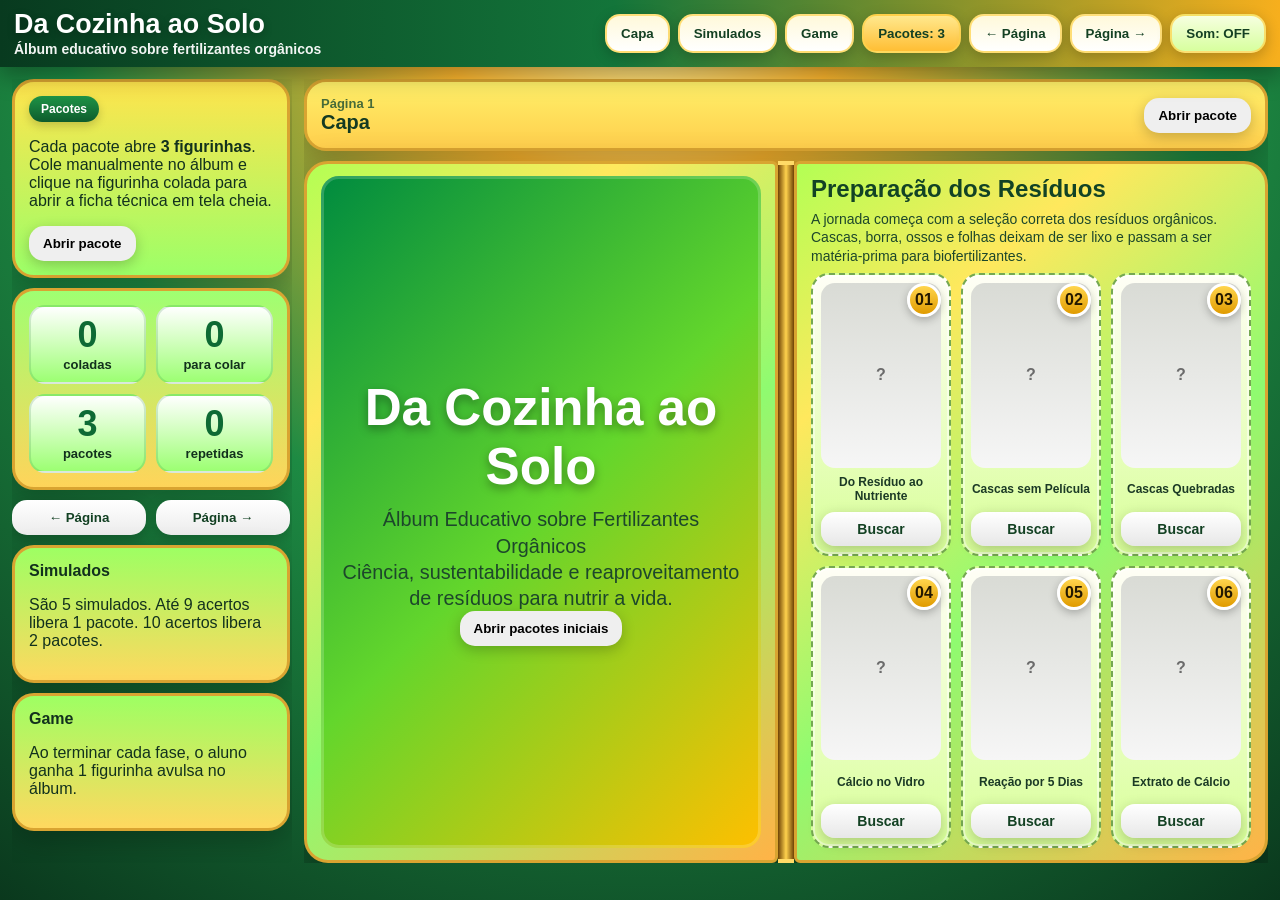
<file: index.html>
<!DOCTYPE html>
<html lang="pt-BR">
<head>
  <meta charset="UTF-8" />
  <meta name="viewport" content="width=device-width, initial-scale=1.0" />
  <title>Da Cozinha ao Solo — Álbum Digital</title>
  <meta name="description" content="Álbum educativo sobre fertilizantes orgânicos, resíduos domésticos e horta pedagógica." />
  <meta name="theme-color" content="#1f6b3a" />
  <link rel="stylesheet" href="style.css" />
</head>
<body>
  <div class="app">
    <header class="topo">
      <div class="marca">
        <strong id="marcaTitulo">Da Cozinha ao Solo</strong>
        <span id="marcaSubtitulo">Álbum educativo sobre fertilizantes orgânicos</span>
      </div>
      <nav class="nav">
        <button id="btnCapa" type="button">Capa</button>
        <button id="btnQuiz" type="button">Simulados</button>
        <button id="btnGame" type="button">Game</button>
        <button id="btnPacoteTopo" type="button">Pacotes: <span id="pacotesTopo">0</span></button>
        <button id="btnPrevTopo" type="button">← Página</button>
        <button id="btnNextTopo" type="button">Página →</button>
        <button id="btnAudio" type="button">Som: OFF</button>
      </nav>
    </header>

    <main class="palco">
      <aside class="lateral">
        <section class="box destaque">
          <span class="tag">Pacotes</span>
          <p>Cada pacote abre <b>3 figurinhas</b>. Cole manualmente no álbum e clique na figurinha colada para abrir a ficha técnica em tela cheia.</p>
          <button id="btnAbrirLateral" type="button" class="btn-dourado">Abrir pacote</button>
        </section>
        <section class="status">
          <div><b id="totalColadas">0</b><span>coladas</span></div>
          <div><b id="totalDisponiveis">0</b><span>para colar</span></div>
          <div><b id="totalPacotes">0</b><span>pacotes</span></div>
          <div><b id="totalRepetidas">0</b><span>repetidas</span></div>
        </section>
        <section class="controles">
          <button id="btnPrev" type="button">← Página</button>
          <button id="btnNext" type="button">Página →</button>
        </section>
        <section class="box dica"><b>Simulados</b><p>São 5 simulados. Até 9 acertos libera 1 pacote. 10 acertos libera 2 pacotes.</p></section>
        <section class="box dica"><b>Game</b><p>Ao terminar cada fase, o aluno ganha 1 figurinha avulsa no álbum.</p></section>
      </aside>

      <section class="area">
        <div class="barra">
          <div><span id="paginaAtualLabel">Página 1</span><b id="tituloPagina">Capa</b></div>
          <button id="btnAbrirTopo" type="button" class="btn">Abrir pacote</button>
        </div>
        <div class="livro capa" id="livro">
          <div class="pagina esquerda" id="paginaEsquerda"></div>
          <div class="miolo" aria-hidden="true"></div>
          <div class="pagina direita" id="paginaDireita"></div>
        </div>
      </section>
    </main>
  </div>

  <section class="modal" id="modalPacote" aria-hidden="true"><div class="card-modal"><button class="fechar" id="fecharPacote" type="button">×</button><span class="tag">Pacote</span><h2>Abrir pacote</h2><p id="avisoPacote"></p><button class="btn-dourado" id="btnAbrirPacote" type="button">Abrir pacote agora</button><div id="resultadoPacote" class="resultado"></div></div></section>
  <section class="modal ficha-full" id="modalFicha" aria-hidden="true"><div class="card-modal ficha-card"><button class="fechar" id="fecharFicha" type="button">×</button><div id="conteudoFicha"></div></div></section>
  <section class="modal" id="modalQuiz" aria-hidden="true"><div class="card-modal quiz-card"><button class="fechar" id="fecharQuiz" type="button">×</button><span class="tag">Simulados</span><h2>Simulados do Álbum</h2><p>Escolha um simulado. Cada simulado só libera recompensa uma vez.</p><div id="quizArea"></div></div></section>

  <audio id="audioFundo" src="audios/fundo.mp3" loop></audio>
  <audio id="audioPacote" src="audios/abrir-pacote.mp3"></audio>
  <audio id="audioFicha" src="audios/abrir-ficha.mp3"></audio>
  <audio id="audioColar" src="audios/colar-figurinha.mp3"></audio>
  <audio id="audioClick" src="audios/click.mp3"></audio>
  <audio id="audioDetalhes" src="audios/detalhes.mp3"></audio>
  <audio id="audioPagina" src="audios/virar-pagina.mp3"></audio>

  <script src="dados-tema.js"></script>
  <script src="script.js"></script>
</body>
</html>
</file>
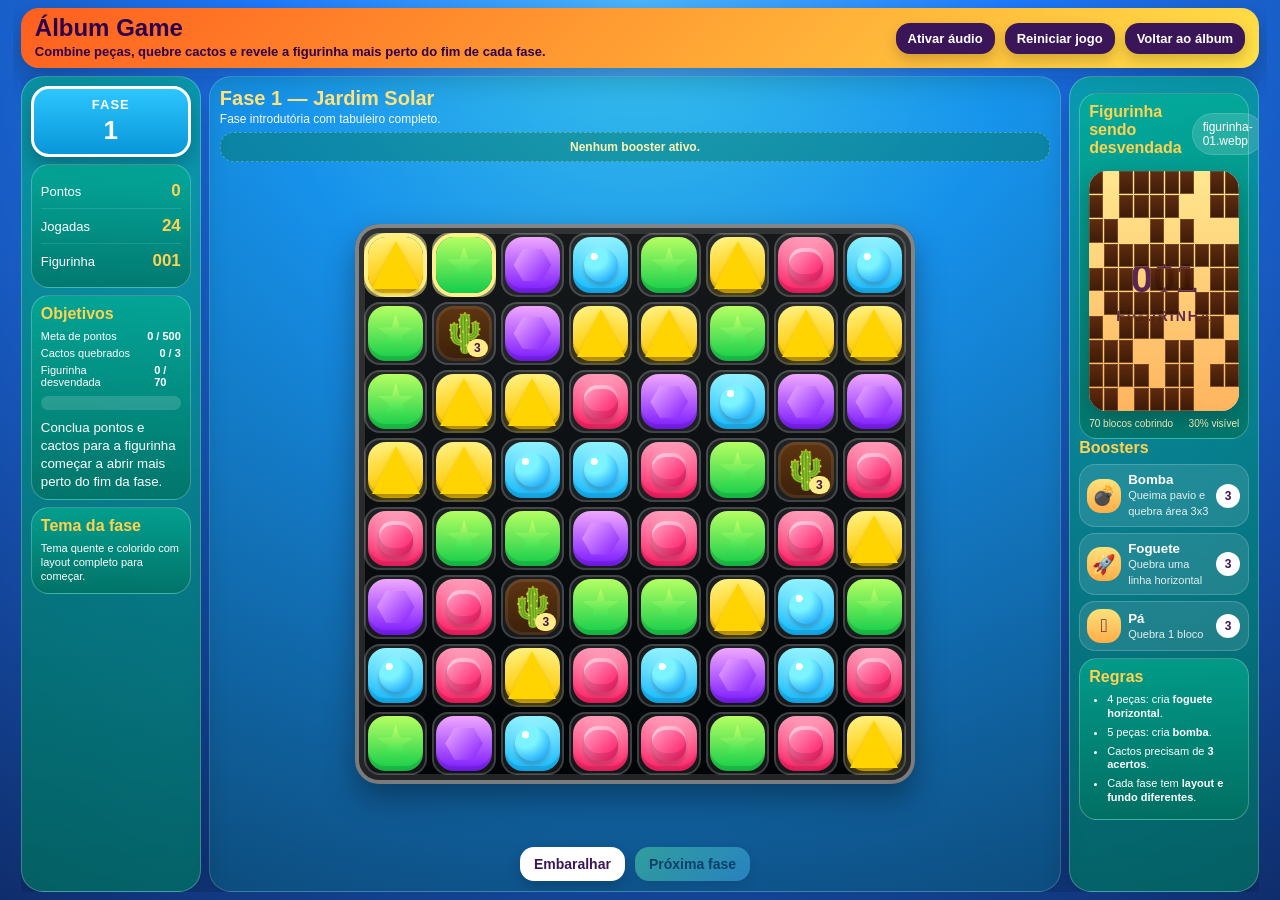
<file: game/index.html>
<!DOCTYPE html>
<html lang="pt-BR">
<head>
  <meta charset="UTF-8" />
  <meta name="viewport" content="width=device-width, initial-scale=1.0" />
  <title>Álbum Game — Match 3</title>
  <link rel="stylesheet" href="style.css" />
</head>
<body>
  <audio id="audioFundo" src="../audios/fundo.mp3" loop></audio>
  <audio id="audioClick" src="../audios/click.mp3"></audio>
  <audio id="audioSwipe" src="../audios/click.mp3"></audio>
  <audio id="audioMatch" src="../audios/colar-figurinha.mp3"></audio>
  <audio id="audioSparkle" src="../audios/detalhes.mp3"></audio>
  <audio id="audioBomba" src="../audios/bomba.mp3"></audio>
  <audio id="audioFoguete" src="../audios/abrir-pacote.mp3"></audio>
  <audio id="audioPa" src="../audios/click.mp3"></audio>
  <audio id="audioErro" src="../audios/click.mp3"></audio>
  <audio id="audioVitoria" src="../audios/abrir-pacote.mp3"></audio>

  <div class="pagina">
    <header class="topbar">
      <div>
        <h1>Álbum Game</h1>
        <p>Combine peças, quebre cactos e revele a figurinha mais perto do fim de cada fase.</p>
      </div>
      <div class="topbar-actions">
        <button id="btnAudio" class="btn btn-dark">Ativar áudio</button>
        <button id="btnReiniciar" class="btn btn-dark">Reiniciar jogo</button>
        <button type="button" class="btn btn-dark" onclick="location.href='../index.html'">Voltar ao álbum</button>
      </div>
    </header>

    <main class="layout">
      <aside class="painel painel-esquerdo">
        <div class="placa">
          <span class="placa-titulo">FASE</span>
          <strong id="faseAtual">1</strong>
        </div>

        <div class="card-info">
          <div class="linha-info"><span>Pontos</span><strong id="pontos">0</strong></div>
          <div class="linha-info"><span>Jogadas</span><strong id="movimentos">0</strong></div>
          <div class="linha-info"><span>Figurinha</span><strong id="figurinhaNumero">001</strong></div>
        </div>

        <div class="objetivos">
          <h2>Objetivos</h2>
          <div class="objetivo-item"><span>Meta de pontos</span><strong id="metaPontos">0 / 0</strong></div>
          <div class="objetivo-item"><span>Cactos quebrados</span><strong id="metaCactos">0 / 0</strong></div>
          <div class="objetivo-item"><span>Figurinha desvendada</span><strong id="metaFigurinha">0 / 0</strong></div>
          <div class="barra"><div id="progresso" class="progresso"></div></div>
          <small id="descricaoFase">Conclua os 3 objetivos para passar de fase.</small>
        </div>

        <div class="painel-preparo">
          <h2>Tema da fase</h2>
          <p id="temaFase">Cada fase agora tem layout próprio, fundo próprio e dificuldade própria.</p>
        </div>
      </aside>

      <section class="centro">
        <div class="tabuleiro-topo">
          <h2 id="tituloFase">Fase 1</h2>
          <p id="subtituloFase">Troque peças por clique ou arrastando um bloco por vez.</p>
        </div>

        <div id="statusBooster" class="status-booster">Nenhum booster ativo.</div>

        <div class="tabuleiro-wrap">
          <div id="tabuleiro" class="tabuleiro"></div>
        </div>

        <div class="acoes-centro">
          <button id="btnEmbaralhar" class="btn">Embaralhar</button>
          <button id="btnProximaFase" class="btn btn-primary" disabled>Próxima fase</button>
        </div>
      </section>

      <aside class="painel painel-direito">
        <div class="figurinha-box">
          <div class="figurinha-head">
            <h2>Figurinha sendo desvendada</h2>
            <span id="figurinhaArquivo" class="etiqueta-arquivo">001.webp</span>
          </div>
          <div id="stickerPreview" class="sticker-preview sem-imagem">
            <img id="stickerImage" alt="Figurinha" />
            <div id="stickerFallback" class="sticker-fallback">
              <div class="fallback-numero" id="fallbackNumero">001</div>
              <div class="fallback-texto">FIGURINHA</div>
            </div>
            <div id="stickerMask" class="sticker-mask"></div>
          </div>
          <div class="figurinha-stats">
            <span id="coberturaRestante">0 blocos cobrindo</span>
            <span id="porcentagemVisivel">0% visível</span>
          </div>
        </div>

        <h2>Boosters</h2>
        <button id="boosterBomba" class="booster-btn">
          <span class="booster-icone">💣</span>
          <span class="booster-texto"><strong>Bomba</strong><small>Queima pavio e quebra área 3x3</small></span>
          <span id="qtdBomba" class="booster-qtd">3</span>
        </button>

        <button id="boosterFoguete" class="booster-btn">
          <span class="booster-icone">🚀</span>
          <span class="booster-texto"><strong>Foguete</strong><small>Quebra uma linha horizontal</small></span>
          <span id="qtdFoguete" class="booster-qtd">3</span>
        </button>

        <button id="boosterPa" class="booster-btn">
          <span class="booster-icone">🪏</span>
          <span class="booster-texto"><strong>Pá</strong><small>Quebra 1 bloco</small></span>
          <span id="qtdPa" class="booster-qtd">3</span>
        </button>

        <div class="ajuda">
          <h3>Regras</h3>
          <ul>
            <li>4 peças: cria <b>foguete horizontal</b>.</li>
            <li>5 peças: cria <b>bomba</b>.</li>
            <li>Cactos precisam de <b>3 acertos</b>.</li>
            <li>Cada fase tem <b>layout e fundo diferentes</b>.</li>
          </ul>
        </div>
      </aside>
    </main>
  </div>

  <div id="modal" class="modal escondido">
    <div class="modal-box">
      <h2 id="modalTitulo">Resultado</h2>
      <div id="modalPremio" class="modal-premio escondido">
        <img id="modalPremioImg" alt="Figurinha revelada" />
        <div class="modal-premio-info">
          <strong id="modalPremioNumero">Figurinha 00</strong>
          <span id="modalPremioArquivo">figurinha-00.webp</span>
        </div>
      </div>
      <p id="modalTexto"></p>
      <div class="modal-actions">
        <button id="btnModalPrincipal" class="btn btn-primary">Continuar</button>
        <button id="btnModalSecundario" class="btn btn-dark escondido">Fechar</button>
      </div>
    </div>
  </div>

  <script src="../figurinhas/figurinhas-config.js"></script>
  <script src="script.js"></script>
</body>
</html>
</file>
<file: style.css>
*{box-sizing:border-box}
:root{
  --verde-1:#0c552b;
  --verde-2:#1d8a43;
  --verde-3:#8ad84f;
  --dourado-1:#ffd44f;
  --dourado-2:#ff9f1a;
  --creme:#fff7d8;
  --claro:#f4ffe9;
  --escuro:#12311d;
  --sombra:0 10px 28px rgba(0,0,0,.24);
}
html,body{height:100%;overflow:hidden}
body{margin:0;font-family:Arial,Helvetica,sans-serif;color:var(--escuro);background:
  radial-gradient(circle at top,#fff39c 0%,#ffb82e 18%,#1d8a43 52%,#0a381d 100%)}
button{border:0;border-radius:15px;padding:10px 14px;font-weight:900;cursor:pointer;transition:.18s transform,.18s filter,.18s box-shadow;box-shadow:0 4px 14px rgba(0,0,0,.22)}
button:hover{transform:translateY(-1px);filter:saturate(1.08)}
button:active{transform:translateY(0)}
.app{height:100%;display:flex;flex-direction:column;overflow:hidden}
.topo{display:flex;align-items:center;justify-content:space-between;gap:14px;padding:10px 14px;background:linear-gradient(90deg,#083a1f,#13753a 48%,#f7af1d);color:#fff;box-shadow:0 8px 24px rgba(0,0,0,.35);position:relative;z-index:4;flex:0 0 auto}
.marca strong{display:block;font-size:clamp(24px,2.1vw,32px);line-height:1.05;text-shadow:0 3px 8px rgba(0,0,0,.28)}
.marca span{display:block;font-size:14px;opacity:.95;font-weight:700;margin-top:3px}
.nav{display:flex;flex-wrap:wrap;justify-content:flex-end;gap:8px}
.nav button{background:linear-gradient(180deg,#fff9da,#ffffff);color:#144023;border:2px solid rgba(255,212,79,.75)}
#btnAudio{background:linear-gradient(180deg,#f6ffe0,#d7ff9e)}
#btnPacoteTopo{background:linear-gradient(180deg,#ffe88d,#ffbe34)}
.palco{display:grid;grid-template-columns:280px minmax(0,1fr);gap:12px;padding:12px;height:calc(100vh - 92px);overflow:hidden}
.lateral{display:flex;flex-direction:column;gap:10px;overflow:auto;padding-right:2px}
.lateral::-webkit-scrollbar{width:10px}.lateral::-webkit-scrollbar-thumb{background:#d6a027;border-radius:999px}
.box,.status,.barra{background:linear-gradient(180deg,#c9ff7d,#ffe27a);border:3px solid #d9a431;border-radius:22px;padding:14px;box-shadow:var(--sombra)}
.box.dica{background:linear-gradient(180deg,#9eff63,#ffd85f)}
.destaque{background:linear-gradient(180deg,#ffe44d,#9cff68)}
.tag{display:inline-flex;align-items:center;gap:6px;background:linear-gradient(180deg,#1f9447,#0d5b2c);color:#fff;border-radius:999px;padding:6px 12px;font-size:12px;font-weight:900;box-shadow:0 4px 10px rgba(0,0,0,.18)}
.status{display:grid;grid-template-columns:repeat(2,minmax(0,1fr));gap:10px;background:linear-gradient(180deg,#9fff72,#ffd45a)}
.status div{background:linear-gradient(180deg,#ffffff,#9cff72);border:2px solid rgba(27,114,48,.16);border-radius:16px;text-align:center;padding:10px 6px}
.status b{display:block;font-size:36px;color:#0e6a34;line-height:1}
.status span{display:block;font-size:13px;margin-top:4px;font-weight:700}
.controles{display:grid;grid-template-columns:repeat(2,minmax(0,1fr));gap:10px}
.controles button{background:linear-gradient(180deg,#ffffff,#ececec);color:#134123}
.area{display:flex;flex-direction:column;min-width:0;min-height:0;overflow:hidden}
.barra{display:flex;justify-content:space-between;align-items:center;gap:12px;margin-bottom:10px;background:linear-gradient(180deg,#fff069,#ffcf4d)}
.barra span{display:block;font-size:13px;color:#476b39;font-weight:700}.barra b{font-size:20px;color:#133a22}
.livro{flex:1;min-height:0;display:grid;grid-template-columns:minmax(0,1fr) 16px minmax(0,1fr);filter:drop-shadow(0 16px 20px rgba(0,0,0,.38));overflow:hidden}
.miolo{background:linear-gradient(90deg,#6e4305,#ffd24d,#6e4305);border-top:4px solid #ffdb67;border-bottom:4px solid #ffdb67}
.pagina{display:flex;flex-direction:column;gap:8px;min-width:0;min-height:0;overflow:hidden;padding:12px 14px;background:
linear-gradient(140deg,#b3ff54 0%,#ffe85d 24%,#8ffb70 56%,#ffb347 100%);
border:3px solid #d9a431}
.pagina.esquerda{border-radius:24px 6px 6px 24px}.pagina.direita{border-radius:6px 24px 24px 6px}
.pagina h2{margin:0;color:#124325;font-size:clamp(24px,1.7vw,30px);line-height:1.06}
.pagina p{margin:0;color:#1d472b;font-size:clamp(14px,.95vw,18px);line-height:1.32}
.grade{display:grid;grid-template-columns:repeat(3,minmax(0,1fr));grid-template-rows:repeat(2,minmax(0,1fr));gap:10px;flex:1;min-height:0}
.slot{position:relative;display:grid;grid-template-rows:minmax(0,1fr) auto auto;gap:7px;align-items:start;background:linear-gradient(180deg,#fffef6,#d8ff98);border:2px dashed #75a851;border-radius:18px;padding:8px;min-width:0;min-height:0;box-shadow:inset 0 0 0 2px rgba(255,255,255,.45)}
.slot.colada{background:linear-gradient(180deg,#fff6ae,#baff7a);border-style:solid;border-color:#1e9747}
.slot.disponivel{background:linear-gradient(180deg,#ffd769,#caff79);border-style:solid;border-color:#f0a821}
.slot img,.slot .placeholder{width:100%;height:100%;min-height:0;aspect-ratio:5/8;object-fit:contain;border-radius:14px}
.slot img{background:linear-gradient(180deg,#fff,#fffaf0);box-shadow:0 4px 12px rgba(0,0,0,.14)}
.slot .placeholder{display:grid;place-items:center;background:linear-gradient(180deg,#d9dbd5,#f6f6f6);color:#6b6b6b;font-weight:900;text-align:center;padding:6px}
.slot h3{font-size:clamp(12px,.85vw,14px);margin:0;text-align:center;line-height:1.12;color:#1b3a25;min-height:30px;display:flex;align-items:center;justify-content:center}
.slot button{width:100%;padding:9px 8px;border-radius:14px;background:linear-gradient(180deg,#ffffff,#e7e7e7);color:#134123;font-size:14px}
.slot.colada button{background:linear-gradient(180deg,#f1fff1,#d1ffb5)}
.slot.disponivel button{background:linear-gradient(180deg,#fff7d9,#ffcf62)}
.num{position:absolute;top:8px;right:8px;width:34px;height:34px;border-radius:50%;display:grid;place-items:center;background:linear-gradient(180deg,#ffd54d,#e09b00);color:#231800;font-weight:900;border:3px solid #fff;box-shadow:0 3px 8px rgba(0,0,0,.25)}
.capaBox,.contraBox{height:100%;display:grid;place-items:center;text-align:center;border-radius:18px;padding:18px;background:linear-gradient(135deg,#008b3f,#63d62c,#ffbf00);color:#fff;box-shadow:inset 0 0 0 3px rgba(255,255,255,.18)}
.contraBox{background:linear-gradient(135deg,#1a7d3e,#ffc845,#ff9142)}
.capaBox h1{font-size:clamp(38px,4vw,70px);margin:0 0 10px;text-shadow:0 4px 10px rgba(0,0,0,.35)}
.capaBox p,.contraBox p{font-size:clamp(18px,1.55vw,28px);max-width:700px;line-height:1.32}
.modal{position:fixed;inset:0;background:rgba(3,15,7,.72);display:none;align-items:center;justify-content:center;padding:14px;z-index:25}
.modal.ativo{display:flex}
.card-modal{position:relative;width:min(96vw,1080px);max-height:94vh;overflow:auto;background:linear-gradient(180deg,#ffe75f,#afff88);border:3px solid #d9a431;border-radius:26px;padding:20px;box-shadow:0 18px 45px rgba(0,0,0,.45)}
.card-modal::-webkit-scrollbar{width:10px}.card-modal::-webkit-scrollbar-thumb{background:#d6a027;border-radius:999px}
.fechar{position:absolute;top:10px;right:10px;width:44px;height:44px;border-radius:50%;font-size:28px;background:linear-gradient(180deg,#c02727,#8b1010);color:#fff}
.resultado{display:grid;grid-template-columns:repeat(auto-fit,minmax(180px,1fr));gap:12px;margin-top:16px}
.mini-card{background:linear-gradient(180deg,#fffdf0,#ccff7b);border:2px solid #d7aa37;border-radius:18px;padding:10px;text-align:center}.mini-card img{width:100%;height:210px;object-fit:contain;border-radius:14px;background:#fff}.mini-card b{display:block;margin-top:8px;color:#134123;font-size:22px}.mini-card p{margin:8px 0 0;font-size:14px;font-weight:700}
.ficha-card{width:min(98vw,1220px);background:linear-gradient(140deg,#005c29,#008c44 48%,#0b2716);color:#fff}
.fichaConteudo{display:grid;grid-template-columns:minmax(290px,40%) 1fr;gap:18px;align-items:start}.fichaConteudo img{width:100%;max-height:82vh;object-fit:contain;border-radius:20px;background:linear-gradient(180deg,#fff,#fffbed);padding:8px;box-shadow:0 0 0 4px #f2c14c}.fichaTexto{background:linear-gradient(180deg,#ffe96f,#c7ff90);color:#173120;border-radius:20px;padding:22px;border:3px solid #e4b032}.fichaTexto h2{font-size:clamp(30px,2.5vw,40px);margin:10px 0}.fichaTexto p{font-size:clamp(16px,1.1vw,19px);line-height:1.55;margin:0 0 14px}.quiz-card{background:linear-gradient(180deg,#ffe25a,#b8ff8f)}
.quiz-list{display:grid;grid-template-columns:repeat(auto-fit,minmax(220px,1fr));gap:12px}.quiz-item{background:linear-gradient(180deg,#fffef6,#cbff84);border:3px solid #d6a027;border-radius:18px;padding:14px}.quiz-item h3{margin:0 0 6px;color:#154627}.quiz-item p{margin:0 0 10px;line-height:1.35}.quiz-item button{background:linear-gradient(180deg,#fff5d1,#ffcb4f)}
.pergunta{background:linear-gradient(180deg,#fff9d7,#d0ff8b);border:2px solid #d6d091;border-radius:18px;padding:13px;margin:10px 0}.pergunta b{display:block;color:#0f4e28;margin-bottom:8px}.pergunta label{display:block;margin:8px 0;padding:10px 12px;border-radius:12px;background:linear-gradient(180deg,#fffcee,#c7ff81);border:1px solid rgba(26,104,45,.15);font-weight:700}
.quiz-actions{display:flex;gap:10px;flex-wrap:wrap;margin-top:12px}.msg{margin-top:12px;padding:13px 14px;border-radius:16px;background:linear-gradient(180deg,#8dff5a,#fff27c);border:2px solid #17743b;font-weight:900}
@media(max-width:1100px){
  .palco{grid-template-columns:250px minmax(0,1fr)}
  .grade{gap:8px}
}
@media(max-width:920px){
  html,body{overflow:auto;height:auto}
  .app{height:auto;min-height:100vh}
  .topo{flex-direction:column;align-items:flex-start}
  .palco{grid-template-columns:1fr;height:auto;overflow:visible}
  .lateral{order:2;overflow:visible}
  .area{min-height:780px}
  .livro{min-height:760px}
  .fichaConteudo{grid-template-columns:1fr}
}
@media(max-width:700px){
  .livro{grid-template-columns:1fr}.miolo,.pagina.direita{display:none}.pagina.esquerda{border-radius:24px}
  .grade{grid-template-columns:repeat(2,minmax(0,1fr));grid-template-rows:none;grid-auto-rows:minmax(230px,1fr)}
  .slot h3{min-height:unset}
}
</file>
<file: game/style.css>
* { box-sizing: border-box; }
:root {
  --bg-start:#4cb8ff;
  --bg-mid:#1e7bff;
  --bg-end:#0f2d6b;
  --board-bg1:rgba(22,22,22,.98);
  --board-bg2:rgba(0,0,0,.96);
  --board-frame1:rgba(255,255,255,.40);
  --board-frame2:rgba(110,110,110,.30);
  --panel:rgba(255,255,255,.11);
  --panel-border:rgba(255,255,255,.18);
  --yellow:#ffd34d;
}
html,body { height:100%; overflow:hidden; }
body {
  margin:0;
  font-family:Arial,Helvetica,sans-serif;
  background:radial-gradient(circle at top, var(--bg-start) 0%, var(--bg-mid) 34%, var(--bg-end) 100%);
  color:#fff;
  min-height:100vh;
  transition:background .45s ease;
}
.pagina { width:100%; max-width:1320px; height:100vh; margin:0 auto; padding:8px; display:flex; flex-direction:column; overflow:hidden; }
.topbar {
  display:flex; justify-content:space-between; align-items:center; gap:14px; flex:0 0 auto;
  background:linear-gradient(135deg,#ff5f1f,#ffe047); color:#2d004d; border-radius:22px; padding:10px 14px;
  box-shadow:0 12px 30px rgba(0,0,0,.28); margin-bottom:8px;
}
.topbar h1 { margin:0; font-size:28px; }
.topbar p { margin:4px 0 0; font-weight:bold; font-size:14px; }
.topbar-actions { display:flex; gap:10px; flex-wrap:wrap; }
.layout { display:grid; grid-template-columns:190px minmax(0,1fr) 200px; gap:10px; align-items:stretch; flex:1; min-height:0; overflow:hidden; }
.painel {
  background:linear-gradient(180deg,rgba(0,180,145,.62),rgba(0,115,95,.72)); border:1px solid rgba(255,255,255,.24); border-radius:22px; padding:10px;
  box-shadow:0 10px 24px rgba(0,0,0,.25); backdrop-filter: blur(3px); min-height:0; overflow:auto;
}
.placa {
  background:linear-gradient(180deg,#2dc6ff,#0896d8); border:4px solid #fff; border-radius:18px; text-align:center;
  padding:10px; color:#fff; box-shadow:0 8px 20px rgba(0,0,0,.25);
}
.placa-titulo { display:block; font-size:13px; font-weight:bold; letter-spacing:1px; }
.placa strong { display:block; font-size:28px; margin-top:3px; }
.card-info,.objetivos,.painel-preparo,.ajuda,.figurinha-box {
  background:linear-gradient(180deg,rgba(0,180,145,.62),rgba(0,115,95,.72)); border:1px solid rgba(255,255,255,.24); border-radius:18px; padding:10px; margin-top:8px;
}
.linha-info { display:flex; justify-content:space-between; align-items:center; padding:8px 0; border-bottom:1px solid rgba(255,255,255,.12); }
.linha-info:last-child { border-bottom:none; }
.linha-info strong { color:var(--yellow); font-size:18px; }
.objetivos h2,.painel-preparo h2,.painel-direito h2,.ajuda h3,.figurinha-head h2 { margin:0 0 8px; color:var(--yellow); font-size:17px; }
.objetivo-item { display:flex; justify-content:space-between; gap:8px; margin-bottom:7px; font-size:12px; }
.barra { width:100%; height:18px; background:rgba(255,255,255,.15); border-radius:999px; overflow:hidden; margin:12px 0 10px; }
.progresso { height:100%; width:0; background:linear-gradient(90deg,#47e284,#ffe45c); transition:width .3s ease; }
.painel-preparo p { margin:0; line-height:1.35; font-size:12px; }
.centro { background:linear-gradient(180deg,rgba(0,230,180,.24),rgba(0,140,110,.24)); border:1px solid rgba(255,255,255,.18); border-radius:22px; padding:12px; box-shadow:0 10px 24px rgba(0,0,0,.25); min-height:0; display:flex; flex-direction:column; overflow:hidden; }
.tabuleiro-topo h2 { margin:0; color:#ffe27b; font-size:20px; }
.tabuleiro-topo p { margin:4px 0 6px; opacity:.95; font-size:13px; }
.status-booster { background:rgba(0,120,90,.45); border:1px dashed rgba(255,255,255,.25); color:#fff4b1; padding:8px 10px; border-radius:14px; margin-bottom:8px; text-align:center; font-weight:bold; font-size:13px; }
.tabuleiro-wrap { display:flex; justify-content:center; align-items:center; flex:1; min-height:0; padding:6px 0; }
.tabuleiro {
  width:min(100%, 560px); height:auto; aspect-ratio:1 / 1; max-height:100%; display:grid; grid-template-columns:repeat(8,1fr); grid-template-rows:repeat(8,1fr); gap:4px;
  background:linear-gradient(180deg,var(--board-bg1),var(--board-bg2)); padding:8px; border-radius:24px;
  box-shadow:inset 0 0 0 4px var(--board-frame1), inset 0 0 0 10px var(--board-frame2), 0 14px 30px rgba(0,0,0,.35);
  touch-action:none; transition:background .35s ease, box-shadow .35s ease;
}
.celula { position:relative; border-radius:16px; background:rgba(255,255,255,.08); box-shadow:inset 0 0 0 2px rgba(255,255,255,.18); overflow:hidden; touch-action:none; }
.celula.bloqueada { background:transparent; box-shadow:none; }
.peca,.cacto,.bloco-vazio {
  position:absolute; inset:4px; display:flex; align-items:center; justify-content:center; user-select:none;
}
.bloco-vazio { background:rgba(255,255,255,.07); border:2px dashed rgba(255,255,255,.14); border-radius:16px; }
.peca {
  cursor:grab; border-radius:18px; transition:transform .15s ease, box-shadow .15s ease, filter .15s ease;
  box-shadow:inset 0 -5px 0 rgba(0,0,0,.12), 0 5px 10px rgba(0,0,0,.15);
}
.peca:active { cursor:grabbing; }
.peca:hover { transform:scale(1.05); }
.peca.selecionada { box-shadow:0 0 0 4px #ffe45c, 0 0 18px rgba(255,228,92,.85); transform:scale(1.08); }
.peca.arrastando { box-shadow:0 0 0 4px #52ffb8, 0 0 22px rgba(82,255,184,.95), 0 0 36px rgba(82,255,184,.55); transform:scale(1.10); animation:arrastoPulse .75s infinite alternate; }
.peca.dica { box-shadow:0 0 0 4px #fff08a, 0 0 20px rgba(255,240,138,.95), 0 0 34px rgba(255,240,138,.45); animation:dicaPulse .85s infinite alternate; z-index:2; }
.peca.removendo { animation:sumir .25s forwards; }
@keyframes sumir { to { opacity:0; transform:scale(0);} }
@keyframes dicaPulse { from { transform:scale(1.02); filter:brightness(1); } to { transform:scale(1.10); filter:brightness(1.18); } }
@keyframes arrastoPulse { from { transform:scale(1.06); filter:brightness(1); } to { transform:scale(1.12); filter:brightness(1.2); } }
.tipo-azul { background:linear-gradient(180deg,#8ff3ff,#0bb6ff); }
.tipo-amarelo { background:linear-gradient(180deg,#fff283,#ffc400); }
.tipo-verde { background:linear-gradient(180deg,#b5ff63,#13cd4a); }
.tipo-vermelho { background:linear-gradient(180deg,#ff9ab8,#ff1660); }
.tipo-roxo { background:linear-gradient(180deg,#f0a7ff,#7a19ff); }
.badge-especial { position:absolute; right:2px; top:2px; font-size:16px; background:rgba(255,255,255,.9); color:#3a1659; border-radius:50%; width:22px; height:22px; display:grid; place-items:center; box-shadow:0 2px 4px rgba(0,0,0,.2); }
.cacto { background:linear-gradient(180deg,#5e3512,#3b200a); border-radius:18px; box-shadow:inset 0 0 0 3px rgba(255,255,255,.08), 0 5px 10px rgba(0,0,0,.15); }
.cacto-corpo { font-size:clamp(24px,3.2vw,38px); }
.cacto-hp { position:absolute; right:4px; bottom:4px; background:#ffec85; color:#3c1552; border-radius:999px; padding:2px 7px; font-size:12px; font-weight:bold; }
.cacto.dano-2 { background:linear-gradient(180deg,#71431b,#49280d); }
.cacto.dano-1 { background:linear-gradient(180deg,#8b5930,#5a3418); }
.forma {
  width:62%; height:62%; display:block;
  filter: drop-shadow(0 4px 2px rgba(0,0,0,.22)) drop-shadow(0 0 7px rgba(255,255,255,.35));
}
.forma-circulo { border-radius:50%; background:radial-gradient(circle at 30% 25%, #ffffff 0 10%, #7bf4ff 11% 35%, #008dff 100%); }
.forma-triangulo { width:0; height:0; background:transparent; border-left:24px solid transparent; border-right:24px solid transparent; border-bottom:48px solid #ffd400; filter: drop-shadow(0 4px 2px rgba(0,0,0,.25)) drop-shadow(0 0 8px rgba(255,212,0,.75)); }
.forma-estrela { width:68%; height:68%; background:linear-gradient(180deg,#c6ff6a,#17d94d); clip-path:polygon(50% 0%,61% 34%,98% 35%,68% 56%,79% 91%,50% 70%,21% 91%,32% 56%,2% 35%,39% 34%); }
.forma-quadrado { border-radius:14px; background:linear-gradient(135deg,#ffa9c5,#ff0f61); box-shadow: inset 0 -8px 0 rgba(0,0,0,.12), inset 0 4px 0 rgba(255,255,255,.45); }
.forma-hexagono { width:68%; height:58%; background:linear-gradient(135deg,#efaeff,#841dff); clip-path:polygon(25% 0%,75% 0%,100% 50%,75% 100%,25% 100%,0% 50%); }
.acoes-centro { display:flex; justify-content:center; gap:10px; margin-top:6px; flex-wrap:wrap; flex:0 0 auto; }
.btn { border:none; border-radius:14px; padding:9px 13px; font-size:14px; font-weight:bold; background:#fff; color:#3a1659; cursor:pointer; box-shadow:0 6px 14px rgba(0,0,0,.18); }
.btn:hover { filter:brightness(.96); }
.btn:disabled { opacity:.45; cursor:not-allowed; }
.btn-primary { background:linear-gradient(135deg,#59f3a7,#46b8ff); color:#072440; }
.btn-dark { background:#3a1659; color:#fff; }
.figurinha-head { display:flex; justify-content:space-between; align-items:center; gap:10px; }
.etiqueta-arquivo { background:rgba(255,255,255,.14); border:1px solid rgba(255,255,255,.14); padding:6px 10px; border-radius:999px; font-size:12px; }
.sticker-preview { position:relative; width:100%; max-width:165px; margin:8px auto 0; aspect-ratio:5/8; border-radius:18px; overflow:hidden; background:linear-gradient(180deg,#ffe78e,#ffb45f); box-shadow:inset 0 0 0 4px rgba(255,255,255,.35), 0 8px 22px rgba(0,0,0,.22); }
.sticker-preview img { position:absolute; inset:0; width:100%; height:100%; object-fit:cover; display:block; }
.sticker-preview.sem-imagem img { display:none; }
.sticker-fallback { position:absolute; inset:0; display:flex; flex-direction:column; align-items:center; justify-content:center; background:linear-gradient(180deg,#ffe78e,#ffb45f); color:#5b2750; text-align:center; }
.fallback-numero { font-size:56px; font-weight:900; line-height:1; }
.fallback-texto { font-size:18px; font-weight:bold; letter-spacing:2px; margin-top:10px; }
.sticker-mask { position:absolute; inset:0; display:grid; grid-template-columns:repeat(10,1fr); grid-template-rows:repeat(10,1fr); gap:1px; }
.mask-cell { background:linear-gradient(180deg, rgba(86,34,9,.95), rgba(52,18,2,.95)); border:1px solid rgba(255,220,150,.22); }
.figurinha-stats { display:flex; justify-content:space-between; gap:6px; font-size:11px; margin-top:7px; color:#fff4c0; }
.booster-btn { width:100%; border:none; background:rgba(255,255,255,.1); border:1px solid rgba(255,255,255,.18); border-radius:16px; padding:8px; color:#fff; display:grid; grid-template-columns:36px 1fr 28px; gap:7px; align-items:center; cursor:pointer; margin-bottom:7px; text-align:left; }
.booster-btn:hover { background:rgba(255,255,255,.16); }
.booster-btn.ativo { box-shadow:0 0 0 3px #ffe45c; background:rgba(255,255,255,.18); }
.booster-btn:disabled { opacity:.45; cursor:not-allowed; }
.booster-icone { width:36px; height:36px; display:grid; place-items:center; border-radius:14px; background:linear-gradient(180deg,#ffe27b,#ffad47); color:#3a1659; font-size:20px; }
.booster-texto strong { display:block; }
.booster-texto small { opacity:.88; font-size:11px; }
.booster-qtd { width:26px; height:26px; display:grid; place-items:center; border-radius:50%; background:#fff; color:#3a1659; font-weight:bold; font-size:12px; }
.ajuda ul { margin:0; padding-left:18px; }
.ajuda li { margin-bottom:5px; font-size:12px; }
.modal { position:fixed; inset:0; background:rgba(0,0,0,.72); display:flex; align-items:center; justify-content:center; padding:18px; z-index:999; }
.modal.escondido { display:none; }
.modal-box { width:min(460px,96%); background:linear-gradient(180deg,#ffe35d,#9dff74); color:#153c22; border:3px solid #ffbf21; border-radius:24px; padding:24px; text-align:center; box-shadow:0 18px 40px rgba(0,0,0,.42); }
.modal-box h2 { margin-top:0; }
.modal-premio{display:flex;align-items:center;gap:14px;background:linear-gradient(180deg,#fff7d1,#c7ff7a);padding:10px 12px;border-radius:18px;border:2px solid #ffb21f;margin:12px 0 14px;}
.modal-premio img{width:110px;height:160px;object-fit:contain;background:#fff;border-radius:14px;padding:6px;box-shadow:0 5px 14px rgba(0,0,0,.18);}
.modal-premio-info{display:flex;flex-direction:column;gap:4px;text-align:left;}
.modal-premio-info strong{font-size:24px;color:#004d27;}
.modal-premio-info span{font-weight:800;color:#704500;}
.modal-actions { display:flex; gap:12px; justify-content:center; margin-top:18px; flex-wrap:wrap; }
.escondido { display:none !important; }
@media (max-width:1100px){ html,body{overflow:auto;} .pagina{height:auto;overflow:visible;} .layout { grid-template-columns:1fr; overflow:visible; } .painel,.centro{overflow:visible;} .tabuleiro { width:min(92vw,640px); height:min(92vw,640px); } }
@media (max-width:700px){ .topbar{ flex-direction:column; text-align:center; } .topbar h1{ font-size:28px; } .figurinha-stats{ flex-direction:column; } }


/* Animação da bomba: pavio queimando antes da explosão */
.pavio-wrap {
  position: absolute;
  inset: 0;
  display: grid;
  place-items: center;
  pointer-events: none;
  z-index: 8;
}

.bomba-animada {
  width: 70%;
  height: 70%;
  border-radius: 50%;
  background: radial-gradient(circle at 30% 25%, #ffffff 0 8%, #343434 9% 48%, #080808 100%);
  box-shadow: inset 0 -8px 0 rgba(0,0,0,.45), 0 0 22px rgba(255,220,90,.75);
  position: relative;
  animation: bombaTremer .12s infinite alternate;
}

.bomba-animada::before {
  content: "";
  position: absolute;
  width: 48%;
  height: 8%;
  background: linear-gradient(90deg, #3b1f0b, #ffdf69, #ff4500);
  border-radius: 999px;
  top: -10%;
  right: -22%;
  transform: rotate(-28deg);
  transform-origin: left center;
  animation: pavioQueimar .85s linear forwards;
}

.bomba-animada::after {
  content: "🔥";
  position: absolute;
  top: -28%;
  right: -36%;
  font-size: clamp(18px, 3vw, 32px);
  animation: chamaPavio .18s infinite alternate;
}

.explosao-animada {
  width: 100%;
  height: 100%;
  display: grid;
  place-items: center;
  font-size: clamp(44px, 7vw, 92px);
  animation: explosaoBoom .42s ease-out forwards;
  filter: drop-shadow(0 0 20px rgba(255,220,60,.95));
}

.explosao-animada::before {
  content: "💥";
}

@keyframes pavioQueimar {
  from {
    width: 48%;
    opacity: 1;
  }
  to {
    width: 8%;
    opacity: .55;
  }
}

@keyframes chamaPavio {
  from {
    transform: scale(.85) rotate(-8deg);
  }
  to {
    transform: scale(1.22) rotate(8deg);
  }
}

@keyframes bombaTremer {
  from {
    transform: translate(-1px, 1px) rotate(-2deg) scale(1);
  }
  to {
    transform: translate(1px, -1px) rotate(2deg) scale(1.04);
  }
}

@keyframes explosaoBoom {
  0% {
    transform: scale(.3);
    opacity: 0;
  }
  35% {
    transform: scale(1.25);
    opacity: 1;
  }
  100% {
    transform: scale(1.9);
    opacity: 0;
  }
}

/* Integração V6 — game oficial dentro do álbum da Valentina */
body{min-height:100vh;overflow-x:hidden}
.pagina{width:min(1320px,98%);padding:10px 0 18px}
.topbar{margin-bottom:10px}
@media(max-width:1100px){body{overflow:auto}}

.painel::-webkit-scrollbar{width:8px}.painel::-webkit-scrollbar-thumb{background:rgba(255,255,255,.35);border-radius:999px}


/* AJUSTE FINAL: tabuleiro quadrado sem espremer */
html, body{
  width:100%;
  height:100%;
  overflow:hidden!important;
}
.pagina{
  max-width:1280px!important;
  height:100vh!important;
  padding:8px!important;
  overflow:hidden!important;
}
.topbar{
  min-height:54px!important;
  padding:8px 14px!important;
  margin-bottom:8px!important;
  border-radius:18px!important;
}
.topbar h1{font-size:24px!important;line-height:1!important}
.topbar p{font-size:13px!important;margin-top:4px!important;line-height:1.25!important}
.topbar .btn{padding:8px 12px!important;font-size:13px!important}
.layout{
  grid-template-columns:180px minmax(0, 1fr) 190px!important;
  gap:8px!important;
  height:calc(100vh - 78px)!important;
  min-height:0!important;
  align-items:stretch!important;
  overflow:hidden!important;
}
.painel{
  padding:9px!important;
  min-height:0!important;
  overflow:auto!important;
}
.placa{padding:8px!important;border-width:3px!important}
.placa strong{font-size:26px!important}
.card-info,.objetivos,.painel-preparo,.ajuda,.figurinha-box{padding:9px!important;margin-top:7px!important}
.linha-info{padding:7px 0!important;font-size:13px!important}
.linha-info strong{font-size:17px!important}
.objetivos h2,.painel-preparo h2,.painel-direito h2,.ajuda h3,.figurinha-head h2{font-size:16px!important;margin-bottom:7px!important}
.objetivo-item{font-size:11px!important;margin-bottom:5px!important}
.barra{height:14px!important;margin:8px 0!important}
.painel-preparo p,.ajuda li,.booster-texto small{font-size:11px!important;line-height:1.25!important}
.centro{
  padding:10px!important;
  min-width:0!important;
  min-height:0!important;
  overflow:hidden!important;
  display:flex!important;
  flex-direction:column!important;
}
.tabuleiro-topo{flex:0 0 auto!important}
.tabuleiro-topo h2{font-size:20px!important;line-height:1.1!important}
.tabuleiro-topo p{font-size:12px!important;margin:3px 0 5px!important;line-height:1.2!important}
.status-booster{padding:7px 8px!important;margin-bottom:6px!important;font-size:12px!important;flex:0 0 auto!important}
.tabuleiro-wrap{
  flex:1 1 auto!important;
  min-height:0!important;
  overflow:hidden!important;
  display:flex!important;
  align-items:center!important;
  justify-content:center!important;
  padding:2px 0!important;
}
.tabuleiro{
  --board-size: min(560px, calc(100vh - 160px), calc(100vw - 430px));
  width:var(--board-size)!important;
  height:var(--board-size)!important;
  min-width:360px!important;
  min-height:360px!important;
  max-width:100%!important;
  max-height:100%!important;
  aspect-ratio:auto!important;
  flex:0 0 auto!important;
  gap:5px!important;
  padding:9px!important;
}
.acoes-centro{margin-top:6px!important;flex:0 0 auto!important}
.acoes-centro .btn{padding:9px 14px!important}
.sticker-preview{max-width:155px!important;margin-top:7px!important}
.fallback-numero{font-size:40px!important}.fallback-texto{font-size:14px!important}
.figurinha-stats{font-size:10px!important;gap:5px!important}
.booster-btn{padding:7px!important;grid-template-columns:34px 1fr 25px!important;margin-bottom:6px!important}
.booster-icone{width:34px!important;height:34px!important;font-size:19px!important}
.booster-qtd{width:24px!important;height:24px!important;font-size:12px!important}
@media (max-width:1000px){
  html,body{overflow:auto!important}
  .pagina{height:auto!important;overflow:visible!important}
  .layout{height:auto!important;grid-template-columns:1fr!important;overflow:visible!important}
  .tabuleiro{--board-size:min(92vw,560px);min-width:0!important;min-height:0!important}
}
</file>
